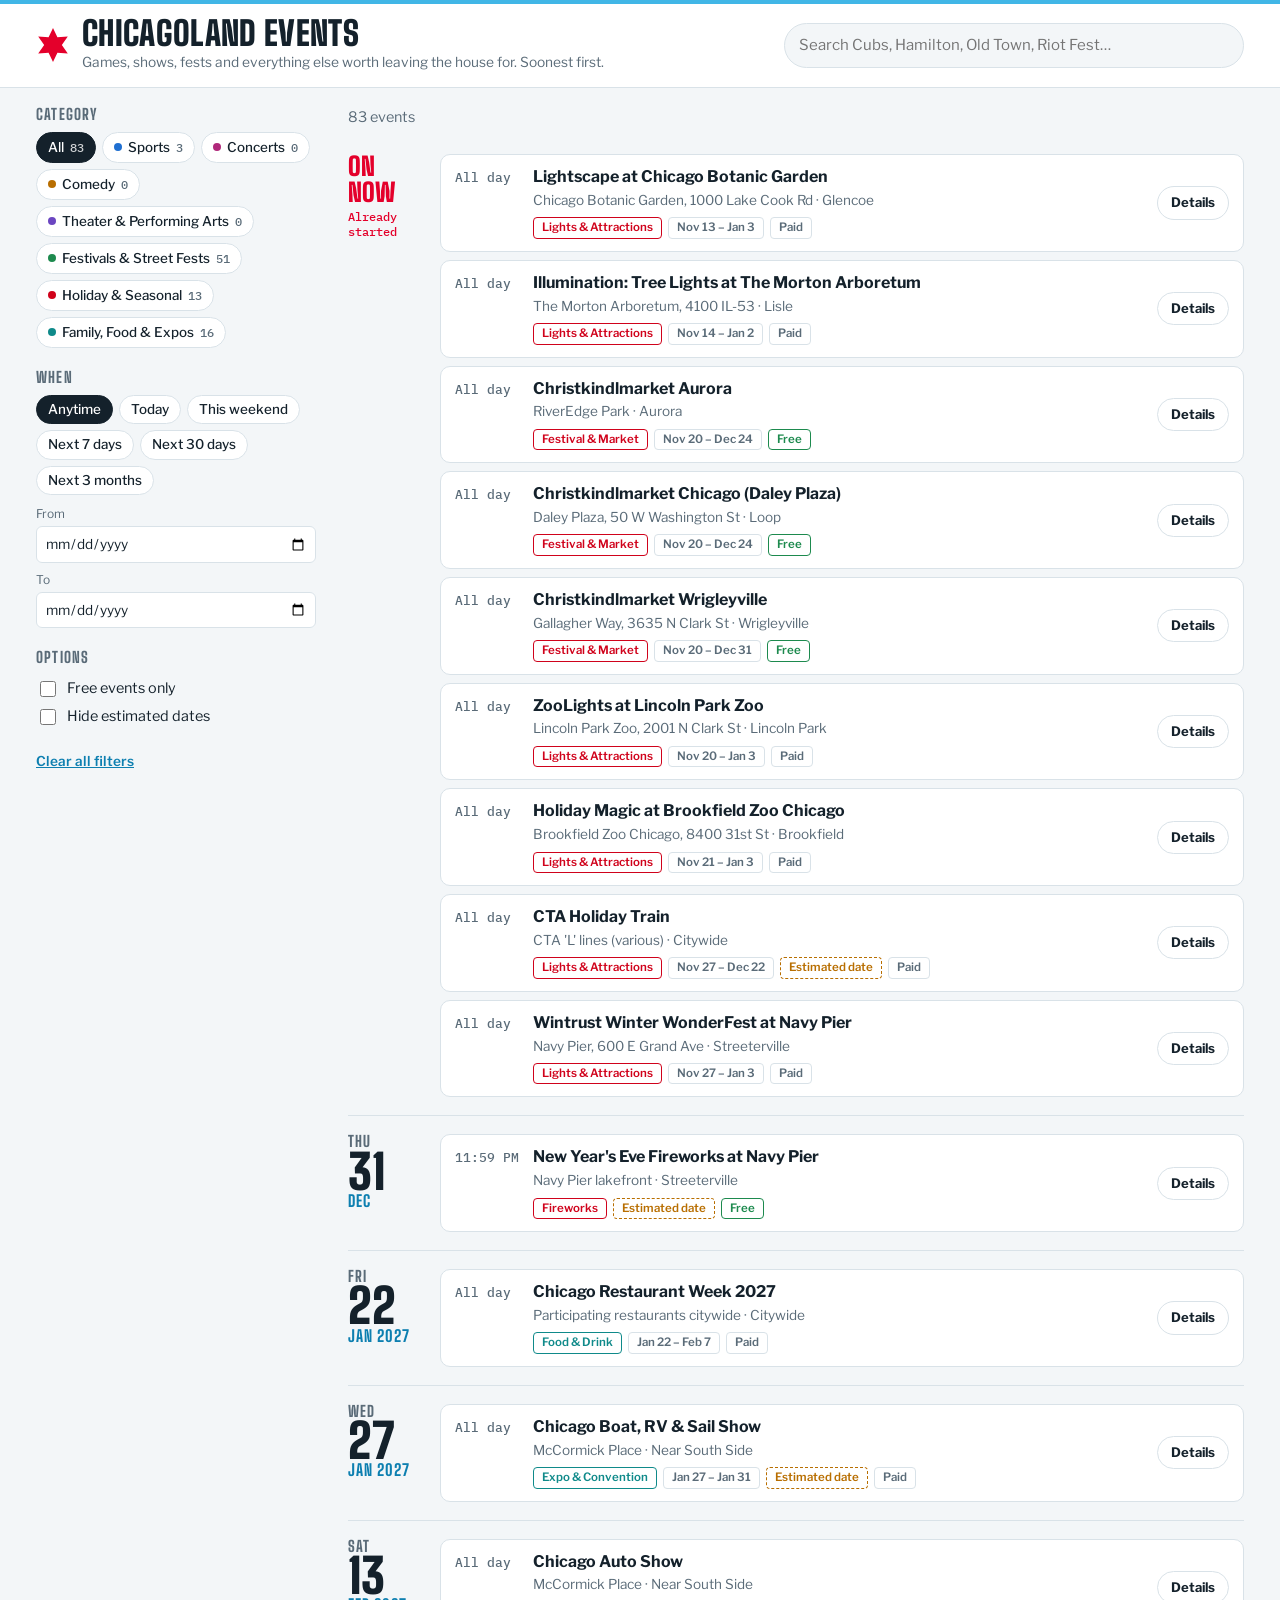
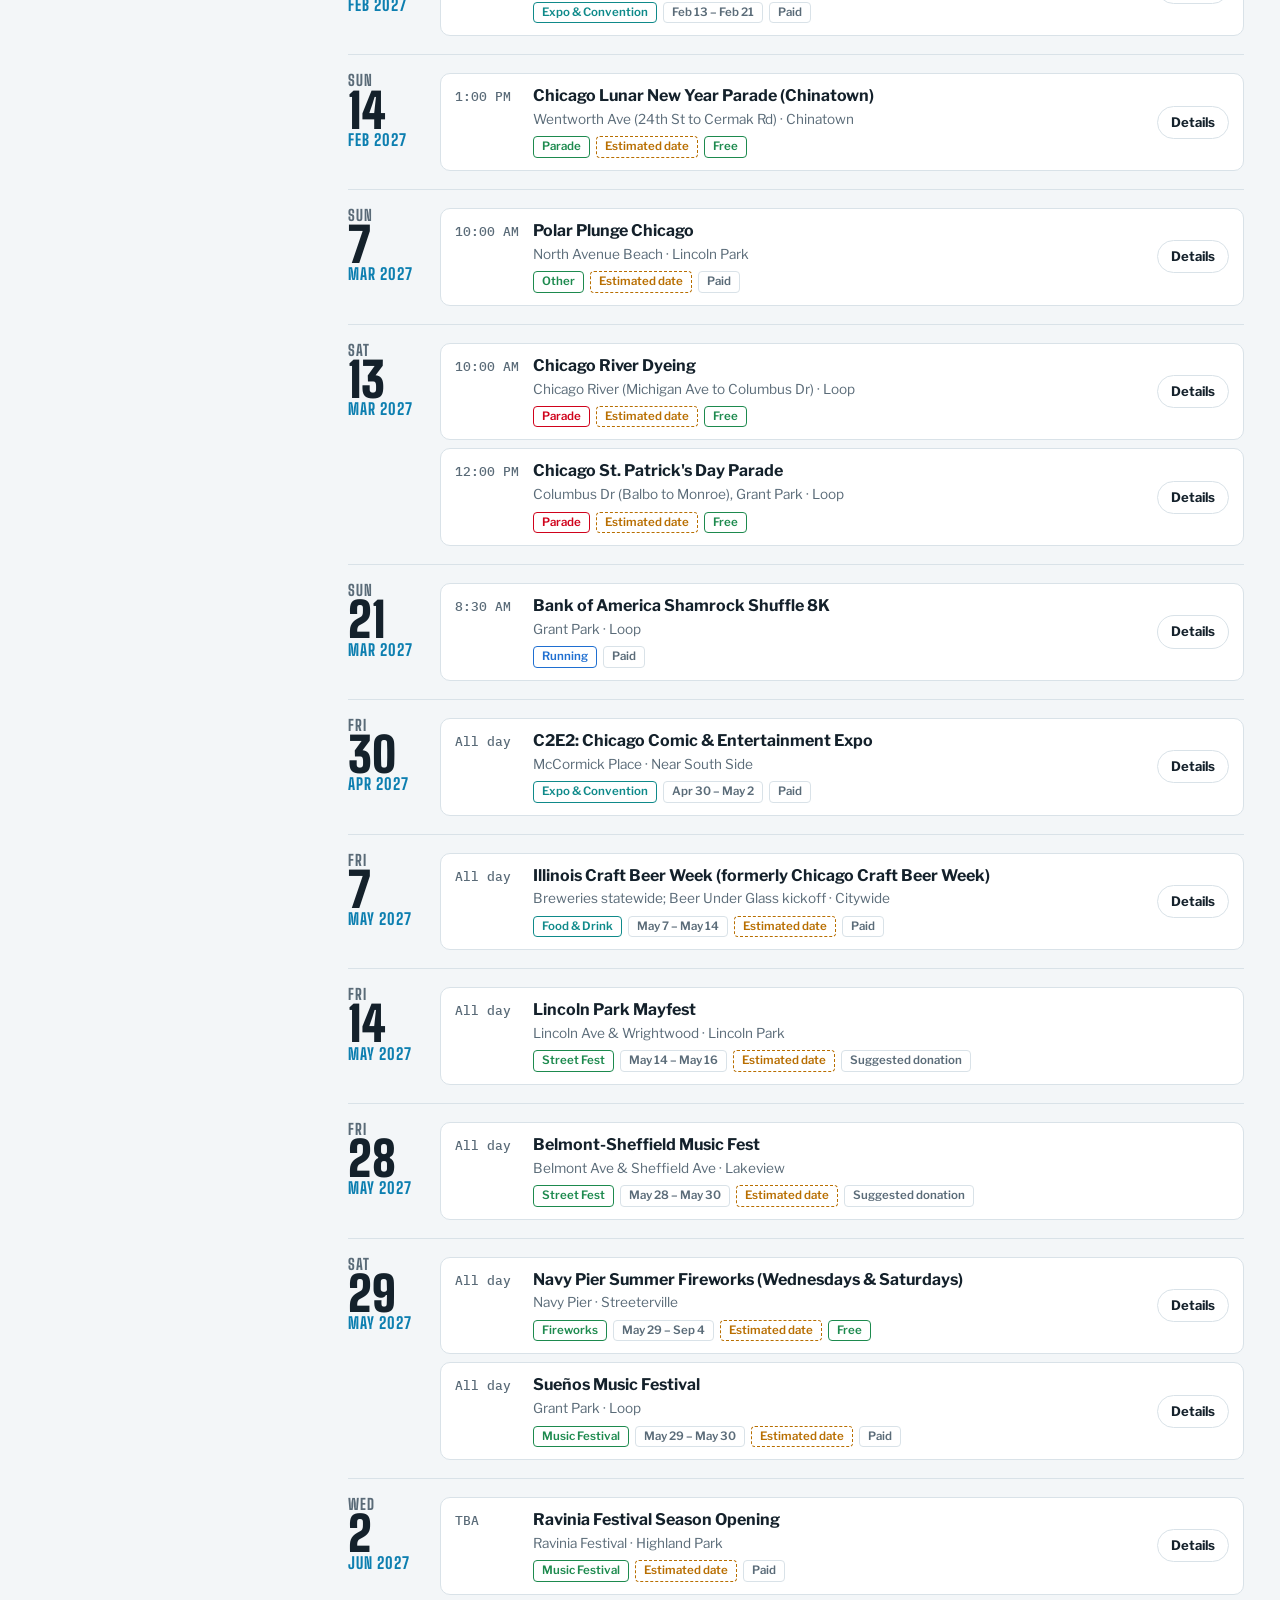
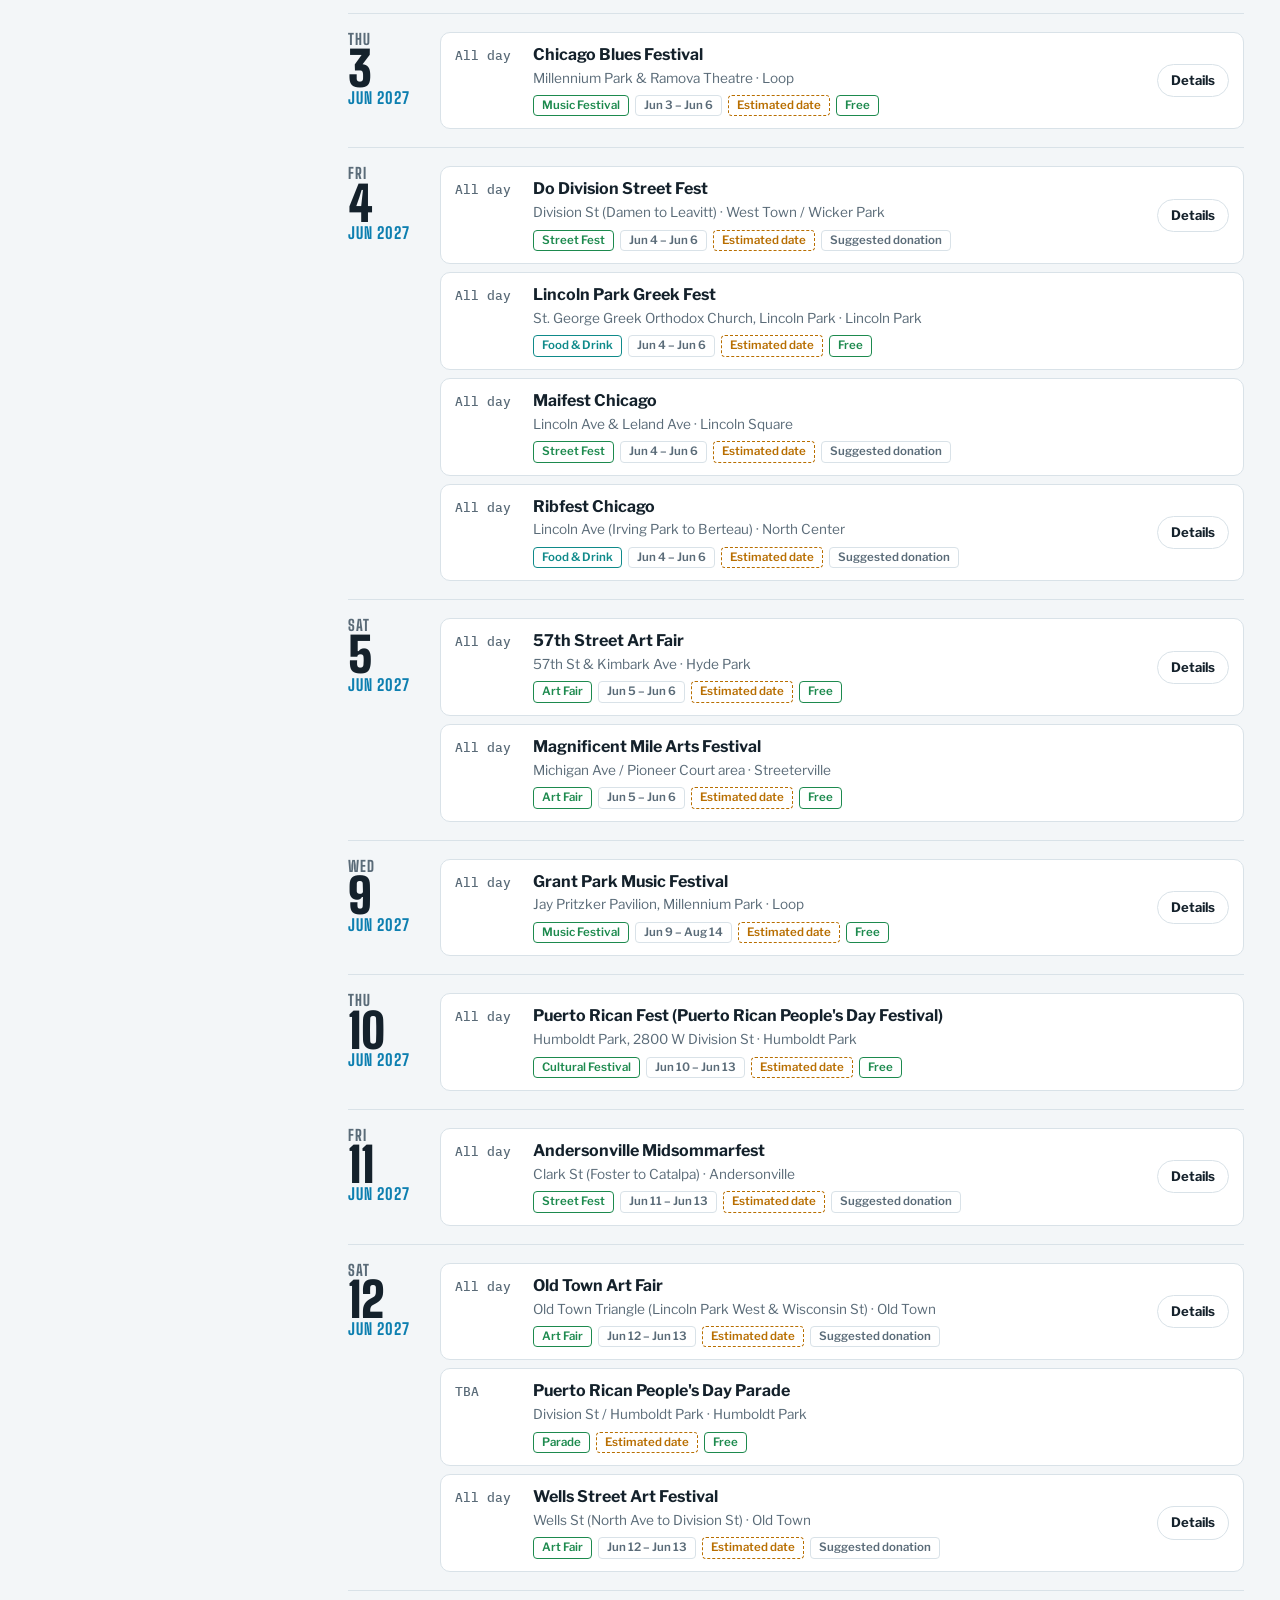
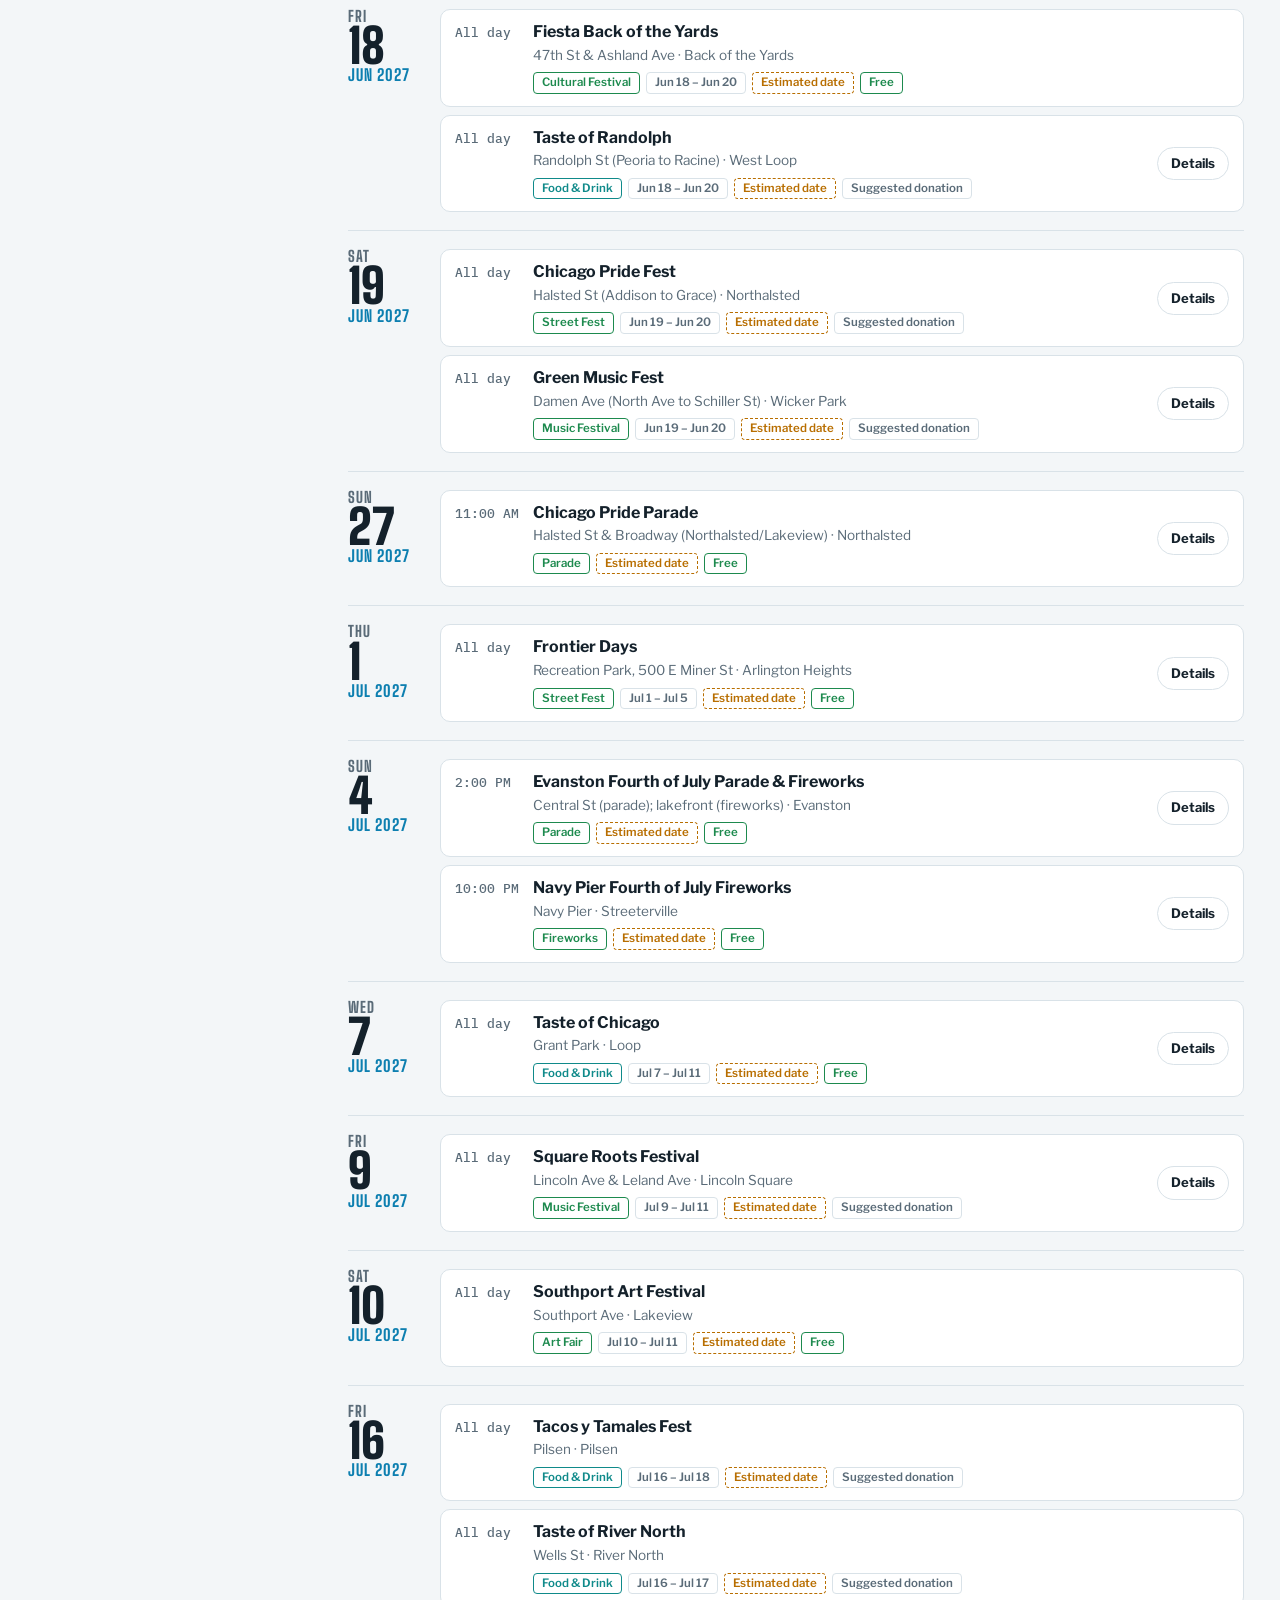
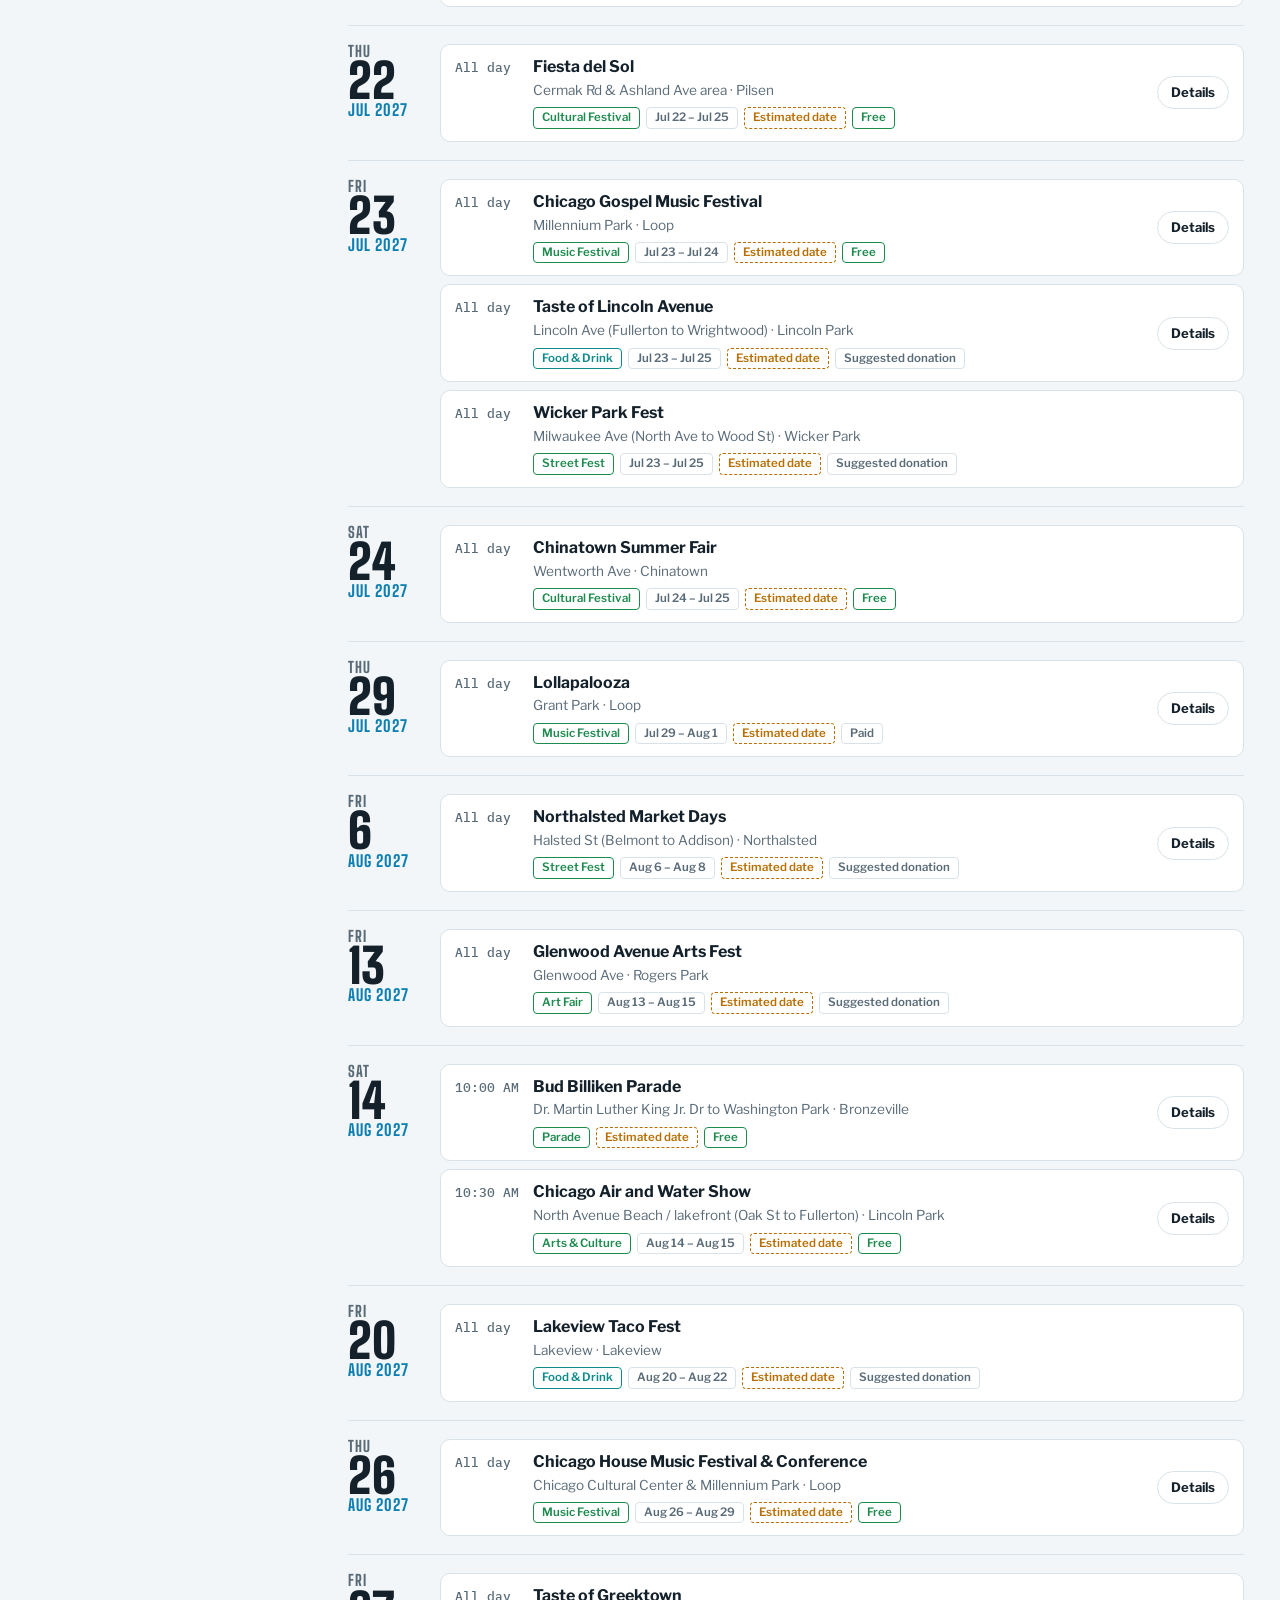
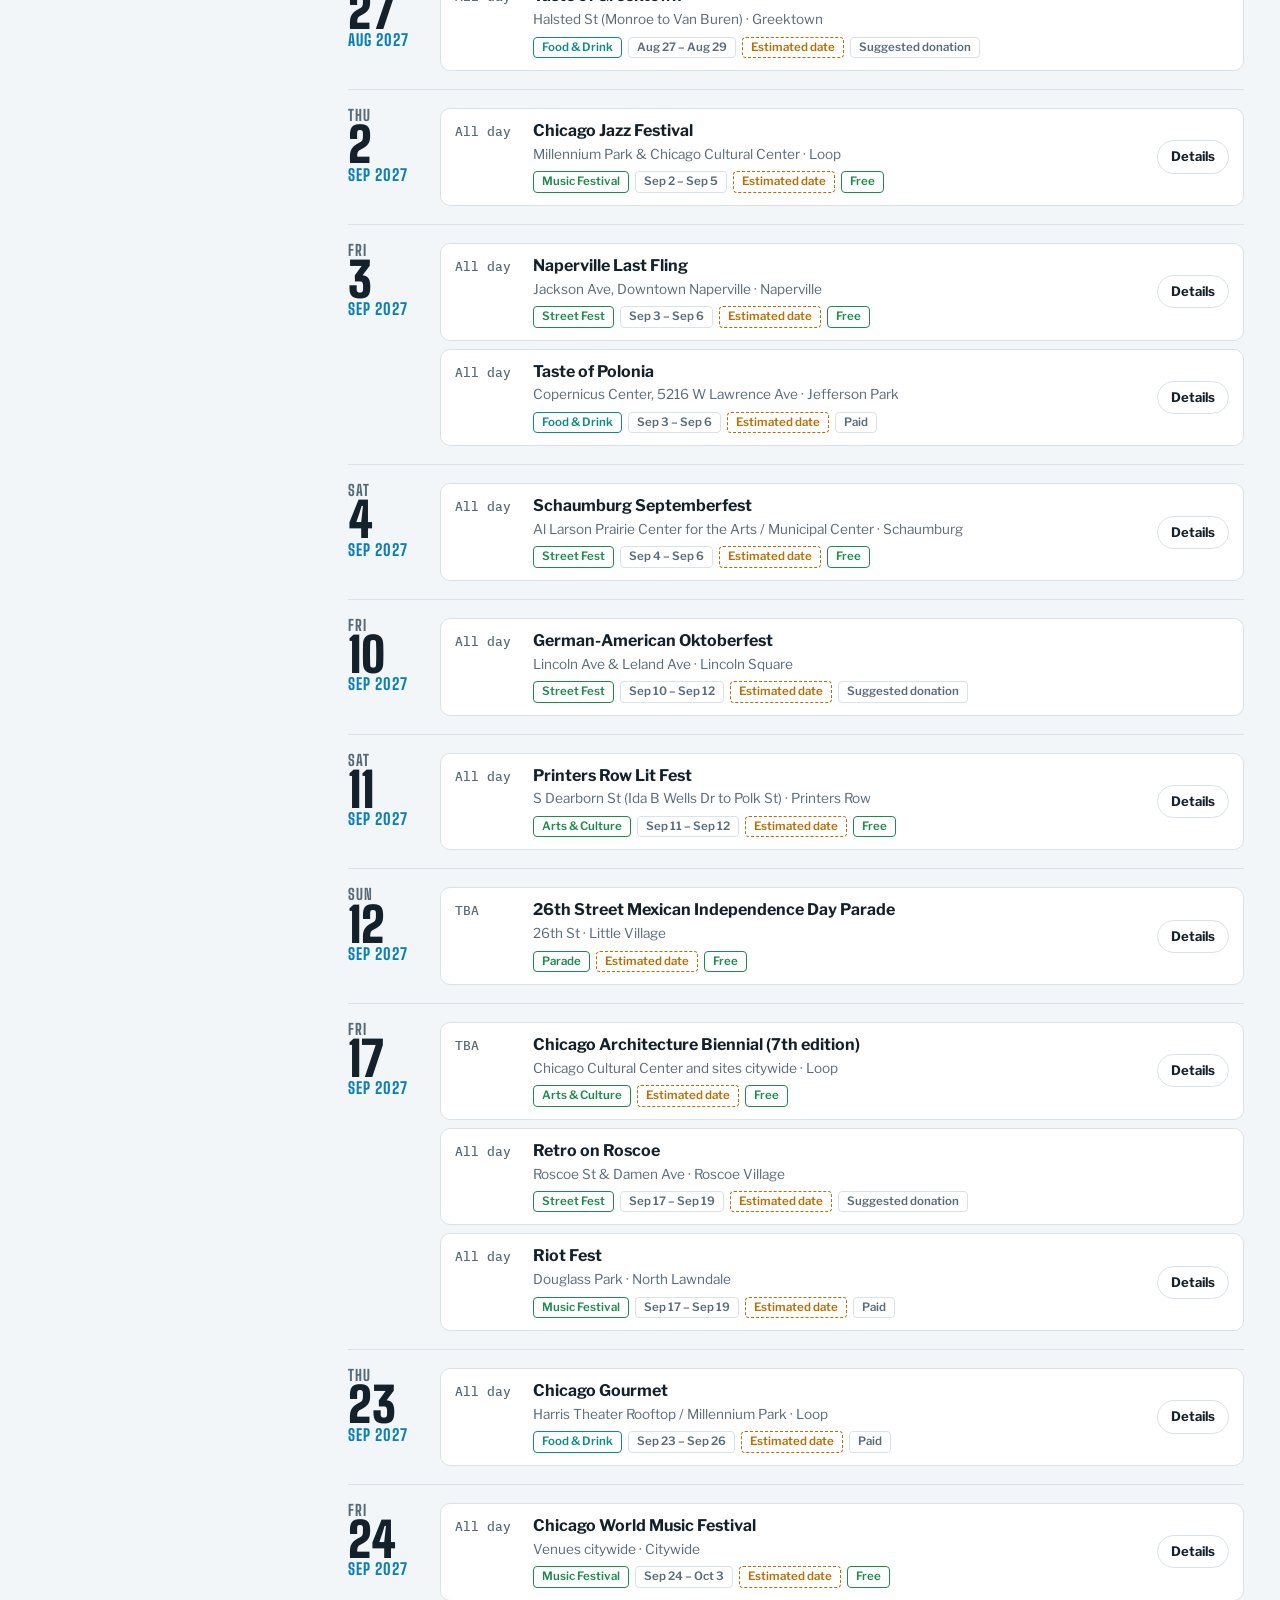
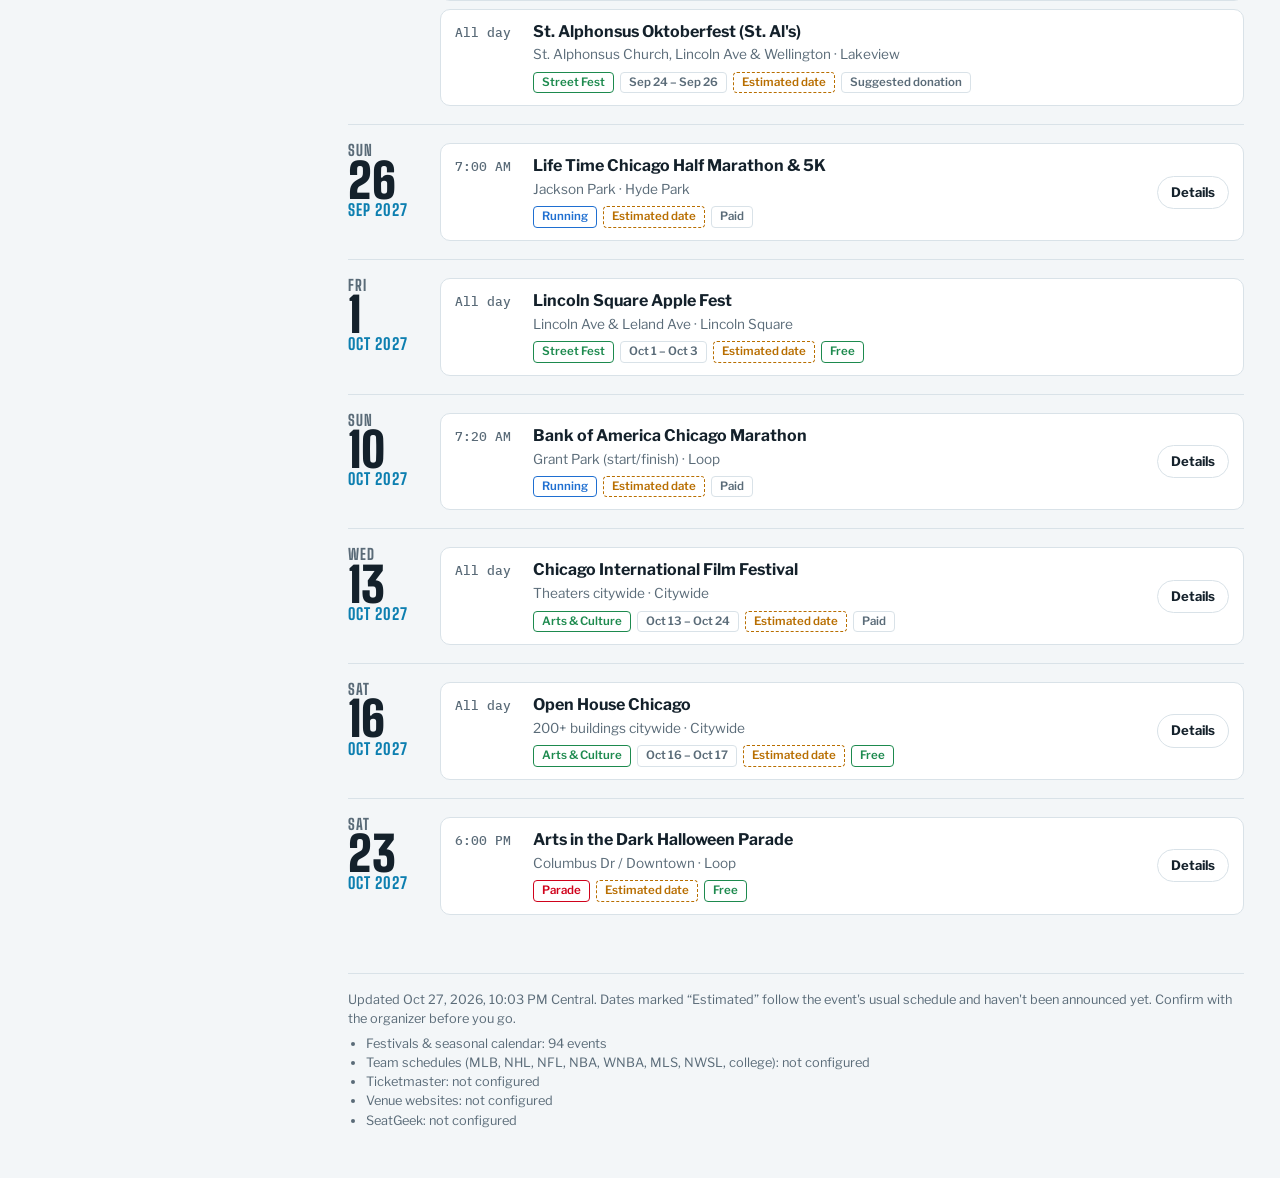
<file: site/index.html>
<!doctype html>
<html lang="en">
<head>
<meta charset="utf-8">
<meta name="viewport" content="width=device-width, initial-scale=1, viewport-fit=cover">
<title>Chicagoland Events</title>
<meta name="claude:viewport-fit-sides" content="cover">
<meta name="description" content="Every upcoming concert, game, comedy show, street fest and holiday event in Chicagoland, in date order.">
<link rel="preconnect" href="https://fonts.googleapis.com">
<link rel="preconnect" href="https://fonts.gstatic.com" crossorigin>
<link rel="stylesheet" href="https://fonts.googleapis.com/css2?family=Big+Shoulders+Display:wght@600;800;900&family=Libre+Franklin:wght@400;500;600;700&family=IBM+Plex+Mono:wght@500&display=swap">
<link rel="stylesheet" href="styles.css">
</head>
<body>
<header class="masthead">
  <div class="masthead-inner">
    <div class="brand">
      <svg class="star" viewBox="-10 -10 20 20" aria-hidden="true"><polygon points="0,-10 2.6,-4.5 8.7,-5 5.2,0 8.7,5 2.6,4.5 0,10 -2.6,4.5 -8.7,5 -5.2,0 -8.7,-5 -2.6,-4.5"/></svg>
      <div>
        <h1>Chicagoland Events</h1>
        <p class="tagline">Games, shows, fests and everything else worth leaving the house for. Soonest first.</p>
      </div>
    </div>
    <label class="search" for="q">
      <span class="visually-hidden">Search events</span>
      <input id="q" type="search" placeholder="Search Cubs, Hamilton, Old Town, Riot Fest…" autocomplete="off">
    </label>
  </div>
</header>

<div class="layout">
  <aside class="filters" id="filters" aria-label="Filters">
    <button class="filters-toggle" id="filters-toggle" type="button" aria-expanded="false" aria-controls="filters-body">
      Filters <span id="active-count" class="pill" hidden></span>
    </button>
    <div class="filters-body" id="filters-body">
      <section>
        <h2>Category</h2>
        <div class="chips" id="cat-chips"></div>
      </section>
      <section id="sub-section" hidden>
        <h2 id="sub-heading">Narrow it down</h2>
        <div id="sub-groups"></div>
      </section>
      <section>
        <h2>When</h2>
        <div class="chips" id="range-chips"></div>
        <div class="date-inputs">
          <label for="from">From <input type="date" id="from"></label>
          <label for="to">To <input type="date" id="to"></label>
        </div>
      </section>
      <section>
        <h2>Options</h2>
        <label class="toggle" for="free"><input type="checkbox" id="free"> Free events only</label>
        <label class="toggle" for="confirmed"><input type="checkbox" id="confirmed"> Hide estimated dates</label>
      </section>
      <button type="button" class="reset" id="reset">Clear all filters</button>
    </div>
  </aside>

  <main class="results" id="main">
    <div class="results-head">
      <p id="summary" class="summary" aria-live="polite">Loading events…</p>
    </div>
    <div id="list"></div>
    <button type="button" class="more" id="more" hidden>Show more</button>
    <footer class="foot" id="foot"></footer>
  </main>
</div>
<script src="app.js"></script>
</body>
</html>
</file>
<file: site/styles.css>
/* Layout: sticky masthead; filter rail left (collapsible drawer on phones), date-grouped list right. */
:root {
  --bg: #f3f6f8;
  --surface: #ffffff;
  --ink: #14212b;
  --muted: #5a6b78;
  --line: #d9e2e8;
  --flag-blue: #41b6e6;
  --accent: #0d7fb0;
  --star: #e4002b;
  --chip-on-ink: #ffffff;

  --c-sports: #1f6fd1;
  --c-concerts: #b0287a;
  --c-comedy: #b86e00;
  --c-theater: #6b46c1;
  --c-festivals: #1d8a4e;
  --c-holiday: #d0021b;
  --c-family_food_expos: #0f8a8a;

  --display: "Big Shoulders Display", "Arial Narrow", Impact, sans-serif;
  --body: "Libre Franklin", "Helvetica Neue", Arial, sans-serif;
  --mono: "IBM Plex Mono", ui-monospace, Menlo, monospace;
  --radius: 10px;
}
@media (prefers-color-scheme: dark) {
  :root:not([data-theme="light"]) {
    --bg: #0e1419; --surface: #162029; --ink: #e6eef3; --muted: #93a5b2; --line: #26343f;
    --accent: #5cc6f0; --star: #ff4d63; --chip-on-ink: #0e1419;
    --c-sports: #6aa8ff; --c-concerts: #f070b8; --c-comedy: #f0a83a; --c-theater: #a98bff;
    --c-festivals: #4fcf86; --c-holiday: #ff5a6a; --c-family_food_expos: #3fd0cf;
    color-scheme: dark;
  }
}
:root[data-theme="dark"] {
  --bg: #0e1419; --surface: #162029; --ink: #e6eef3; --muted: #93a5b2; --line: #26343f;
  --accent: #5cc6f0; --star: #ff4d63; --chip-on-ink: #0e1419;
  --c-sports: #6aa8ff; --c-concerts: #f070b8; --c-comedy: #f0a83a; --c-theater: #a98bff;
  --c-festivals: #4fcf86; --c-holiday: #ff5a6a; --c-family_food_expos: #3fd0cf;
  color-scheme: dark;
}

* { box-sizing: border-box; }
html { padding-top: env(safe-area-inset-top, 0px); padding-bottom: env(safe-area-inset-bottom, 0px); }
body { margin: 0; background: var(--bg); color: var(--ink); font: 15px/1.5 var(--body); -webkit-font-smoothing: antialiased; }
body::before { content: ""; position: fixed; inset: 0 0 auto; height: env(safe-area-inset-top, 0px); z-index: 10; background: var(--surface); }
a { color: var(--accent); }
:focus-visible { outline: 2px solid var(--accent); outline-offset: 2px; }
.visually-hidden { position: absolute; width: 1px; height: 1px; overflow: hidden; clip: rect(0 0 0 0); white-space: nowrap; }
[hidden] { display: none !important; }

/* Masthead: the two flag stripes as rules top and bottom */
.masthead {
  position: sticky; top: env(safe-area-inset-top, 0px); z-index: 5;
  background: var(--surface);
  border-top: 4px solid var(--flag-blue);
  box-shadow: 0 1px 0 var(--line);
}
.masthead-inner {
  max-width: 1240px; margin: 0 auto;
  padding-block: 14px;
  padding-left: max(16px, env(safe-area-inset-left, 0px));
  padding-right: max(16px, env(safe-area-inset-right, 0px));
  display: flex; flex-wrap: wrap; gap: 12px 24px; align-items: center; justify-content: space-between;
}
.brand { display: flex; gap: 12px; align-items: center; min-width: 0; }
.star { width: 34px; height: 34px; fill: var(--star); flex: none; }
h1 { font: 900 2.1rem/0.95 var(--display); letter-spacing: 0.01em; text-transform: uppercase; margin: 0; }
.tagline { margin: 2px 0 0; color: var(--muted); font-size: 0.86rem; }
.search { flex: 1 1 300px; max-width: 460px; }
.search input {
  width: 100%; font: inherit; padding: 10px 14px; border-radius: 999px;
  border: 1px solid var(--line); background: var(--bg); color: var(--ink);
}

.layout {
  max-width: 1240px; margin: 0 auto;
  padding-block: 20px 48px;
  padding-left: max(16px, env(safe-area-inset-left, 0px));
  padding-right: max(16px, env(safe-area-inset-right, 0px));
  display: grid; grid-template-columns: 280px minmax(0, 1fr); gap: 32px; align-items: start;
}

/* Filters */
.filters { position: sticky; top: calc(env(safe-area-inset-top, 0px) + 96px); max-height: calc(100vh - 110px); overflow-y: auto; }
.filters-toggle { display: none; }
.filters-body { display: flex; flex-direction: column; gap: 22px; }
.filters h2 {
  font: 800 0.95rem/1 var(--display); text-transform: uppercase; letter-spacing: 0.08em;
  color: var(--muted); margin: 0 0 10px;
}
.chips { display: flex; flex-wrap: wrap; gap: 6px; }
.chip {
  font: 500 0.84rem/1 var(--body); padding: 7px 11px; border-radius: 999px; cursor: pointer;
  border: 1px solid var(--line); background: var(--surface); color: var(--ink);
  display: inline-flex; gap: 6px; align-items: center;
}
.chip:hover { border-color: var(--muted); }
.chip .dot { width: 8px; height: 8px; border-radius: 50%; background: var(--cat, var(--muted)); }
.chip .n { color: var(--muted); font: 500 0.75rem var(--mono); }
.chip[aria-pressed="true"] { background: var(--cat, var(--ink)); border-color: var(--cat, var(--ink)); color: var(--chip-on-ink); }
.chip[aria-pressed="true"] .dot { background: var(--chip-on-ink); }
.chip[aria-pressed="true"] .n { color: var(--chip-on-ink); opacity: 0.8; }
.sub-group + .sub-group { margin-top: 14px; }
.sub-group h3 { font: 600 0.78rem/1 var(--body); margin: 0 0 8px; color: var(--cat); text-transform: uppercase; letter-spacing: 0.06em; }
.date-inputs { display: flex; gap: 8px; margin-top: 10px; flex-wrap: wrap; }
.date-inputs label { display: flex; flex-direction: column; font-size: 0.75rem; color: var(--muted); gap: 3px; flex: 1 1 110px; }
.date-inputs input { font: inherit; font-size: 0.85rem; padding: 6px 8px; border: 1px solid var(--line); border-radius: 6px; background: var(--surface); color: var(--ink); }
.toggle { display: flex; gap: 8px; align-items: center; font-size: 0.9rem; padding: 3px 0; cursor: pointer; }
.toggle input { accent-color: var(--accent); width: 16px; height: 16px; }
.reset { align-self: flex-start; font: 600 0.85rem var(--body); background: none; border: 0; color: var(--accent); cursor: pointer; padding: 0; text-decoration: underline; }
.pill { font: 600 0.72rem/1 var(--mono); background: var(--accent); color: var(--chip-on-ink); border-radius: 999px; padding: 3px 7px; }

/* Results */
.summary { margin: 0 0 8px; color: var(--muted); font-size: 0.9rem; }
.day { display: grid; grid-template-columns: 76px minmax(0, 1fr); gap: 16px; padding-block: 18px; border-top: 1px solid var(--line); }
.day:first-child { border-top: 0; }
.day-label { position: sticky; top: calc(env(safe-area-inset-top, 0px) + 92px); align-self: start; text-align: left; }
.day-label .dow { font: 800 0.95rem/1 var(--display); text-transform: uppercase; letter-spacing: 0.08em; color: var(--muted); }
.day-label .num { font: 900 3rem/0.9 var(--display); }
.day-label .mon { font: 800 1rem/1 var(--display); text-transform: uppercase; letter-spacing: 0.06em; color: var(--accent); }
.day-label.now .num { font-size: 1.6rem; line-height: 1; color: var(--star); text-transform: uppercase; }
.day-label .rel { font: 500 0.72rem var(--mono); color: var(--star); margin-top: 4px; }
.events { display: flex; flex-direction: column; gap: 8px; min-width: 0; }

.ev {
  display: grid; grid-template-columns: 64px minmax(0, 1fr) auto; gap: 4px 14px; align-items: start;
  background: var(--surface); border: 1px solid var(--line); border-radius: var(--radius);
  padding: 12px 14px;
}
.ev-time { font: 500 0.82rem/1.5 var(--mono); color: var(--muted); font-variant-numeric: tabular-nums; padding-top: 1px; }
.ev-main { min-width: 0; }
.ev-title { font-weight: 700; font-size: 1rem; line-height: 1.3; margin: 0; overflow-wrap: anywhere; }
.ev-title a { color: inherit; text-decoration: none; }
.ev-title a:hover { text-decoration: underline; }
.ev-meta { color: var(--muted); font-size: 0.85rem; margin-top: 2px; overflow-wrap: anywhere; }
.tags { display: flex; flex-wrap: wrap; gap: 6px; margin-top: 7px; }
.tag { font: 600 0.72rem/1 var(--body); padding: 4px 8px; border-radius: 4px; border: 1px solid var(--line); color: var(--muted); }
.tag.cat { color: var(--cat); border-color: currentColor; }
.tag.est { color: var(--c-comedy); border-style: dashed; border-color: currentColor; cursor: help; }
.tag.free { color: var(--c-festivals); border-color: currentColor; }
.ev-cta { align-self: center; }
.ev-cta a {
  display: inline-block; font: 700 0.82rem/1 var(--body); padding: 9px 13px; border-radius: 999px;
  background: var(--ink); color: var(--surface); text-decoration: none; white-space: nowrap;
}
.ev-cta a.info { background: transparent; color: var(--ink); border: 1px solid var(--line); }
.ev-cta a:hover { opacity: 0.85; }

.more {
  display: block; margin: 20px auto 0; font: 700 0.9rem var(--body); padding: 11px 22px; border-radius: 999px;
  border: 1px solid var(--ink); background: transparent; color: var(--ink); cursor: pointer;
}
.empty { padding: 48px 0; text-align: center; color: var(--muted); }
.empty strong { display: block; font: 800 1.6rem var(--display); text-transform: uppercase; color: var(--ink); margin-bottom: 6px; }
.foot { margin-top: 40px; padding-top: 16px; border-top: 1px solid var(--line); color: var(--muted); font-size: 0.8rem; }
.foot ul { padding-left: 18px; margin: 6px 0 0; }

@media (max-width: 860px) {
  .layout { grid-template-columns: minmax(0, 1fr); gap: 12px; padding-top: 12px; }
  .filters { position: static; max-height: none; overflow: visible; }
  .filters-toggle {
    display: inline-flex; gap: 8px; align-items: center; font: 700 0.9rem var(--body);
    padding: 9px 16px; border-radius: 999px; border: 1px solid var(--line); background: var(--surface); color: var(--ink); cursor: pointer;
  }
  .filters-body { display: none; margin-top: 14px; padding: 16px; background: var(--surface); border: 1px solid var(--line); border-radius: var(--radius); }
  .filters.open .filters-body { display: flex; }
  .day-label { top: calc(env(safe-area-inset-top, 0px) + 128px); }
}
@media (max-width: 560px) {
  h1 { font-size: 1.7rem; }
  .tagline { display: none; }
  .day { grid-template-columns: minmax(0, 1fr); gap: 8px; }
  .day-label { position: static; display: flex; gap: 8px; align-items: baseline; }
  .day-label .num { font-size: 1.9rem; }
  .ev { grid-template-columns: minmax(0, 1fr) auto; }
  .ev-time { grid-column: 1 / -1; }
}
@media (prefers-reduced-motion: reduce) { * { scroll-behavior: auto !important; transition: none !important; } }
</file>
